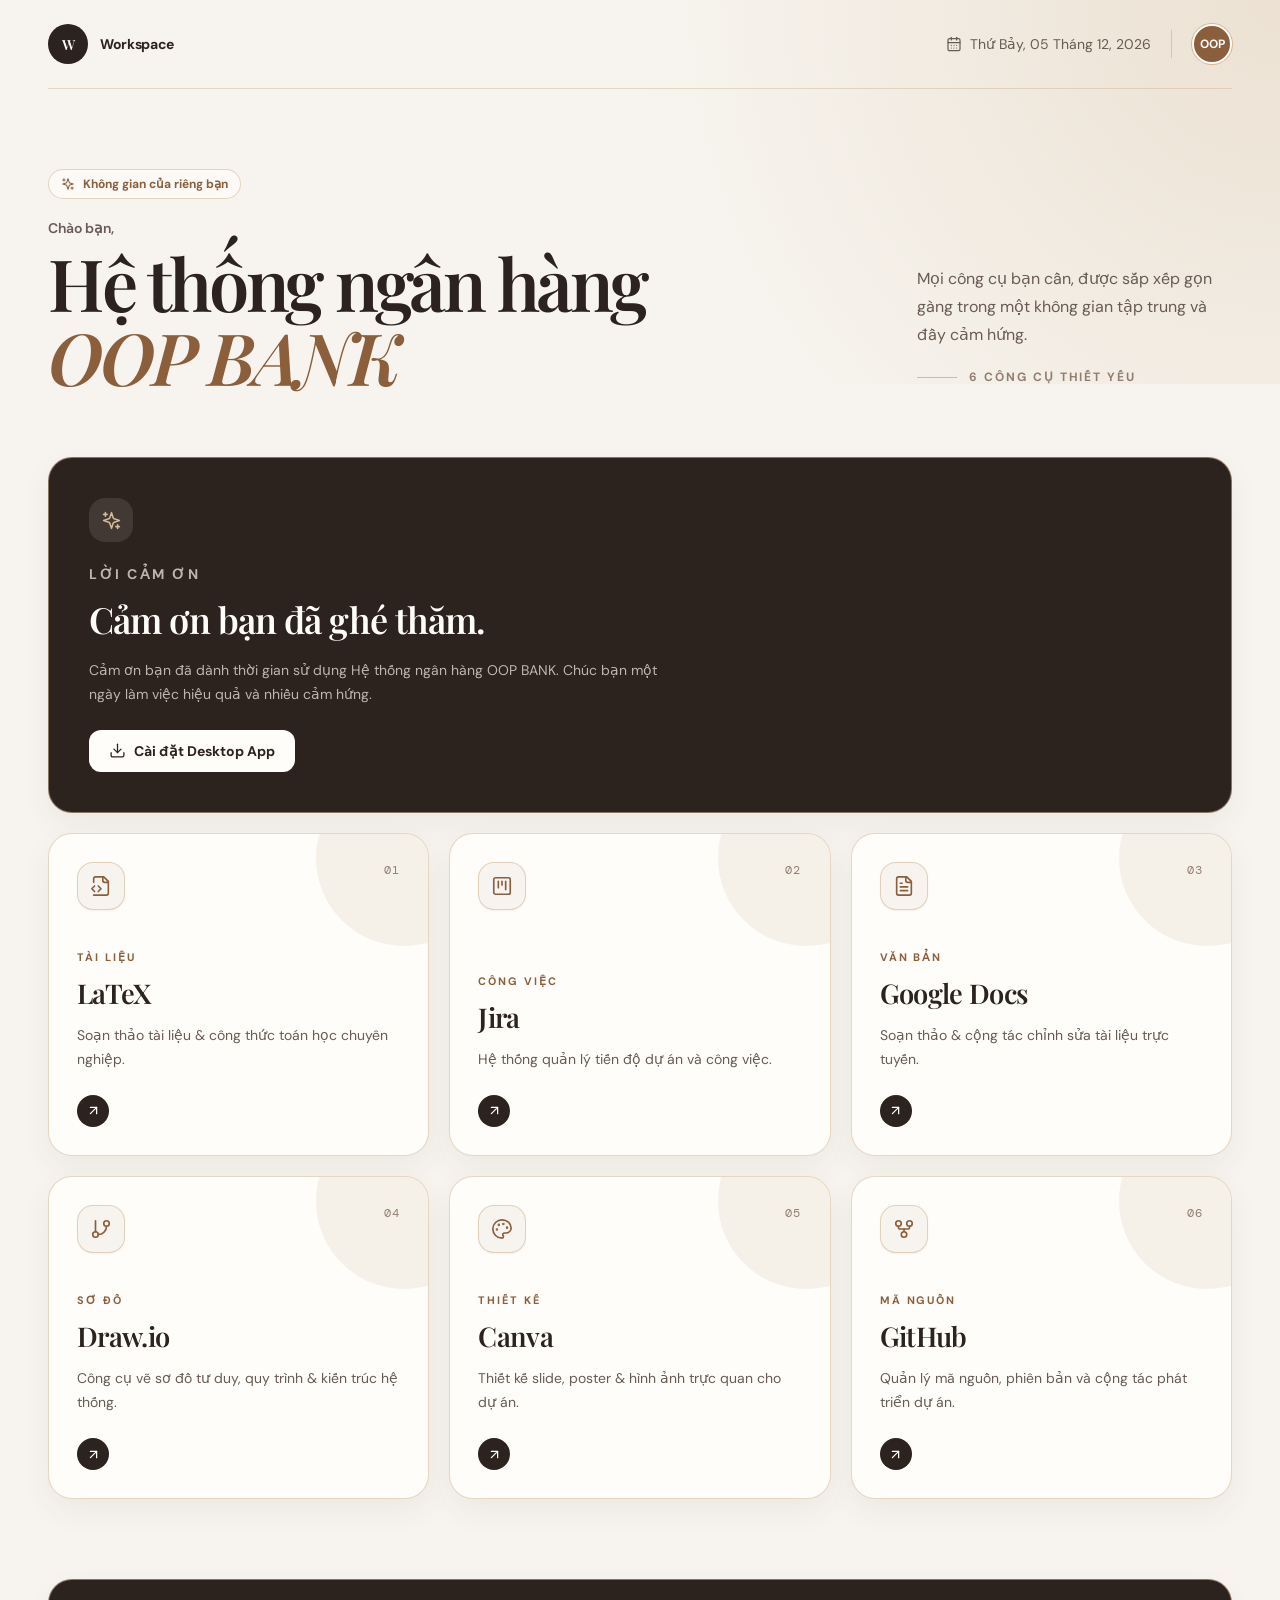
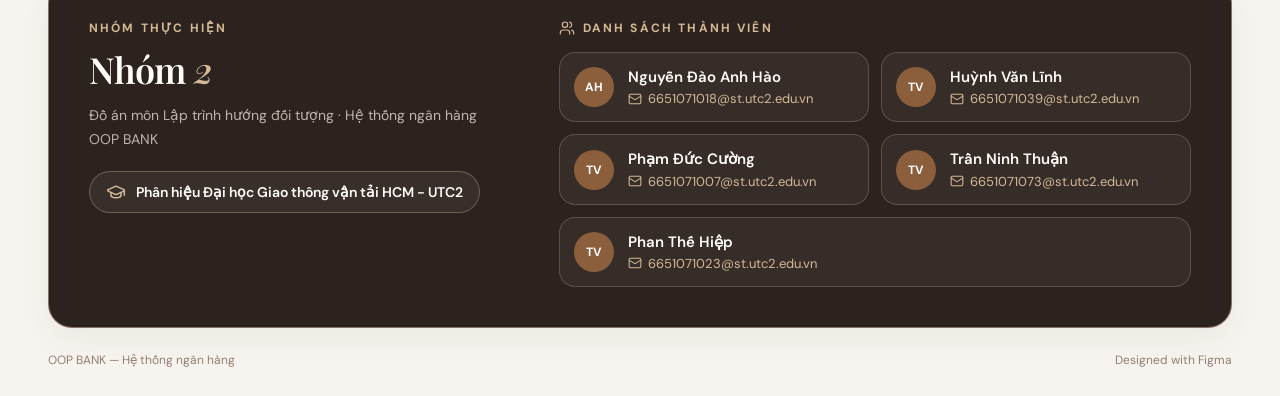
<file: docs/index.html>
<!DOCTYPE html>
<html lang="vi">
<head>
<meta charset="UTF-8">
<meta name="viewport" content="width=device-width, initial-scale=1, viewport-fit=cover">
<meta name="theme-color" content="#2c221e">
<link rel="manifest" href="manifest.json">
<link rel="icon" href="icon-192.png">
<title>OOP BANK</title>
<link rel="preconnect" href="https://fonts.googleapis.com">
<link rel="preconnect" href="https://fonts.gstatic.com" crossorigin>
<link href="https://fonts.googleapis.com/css2?family=DM+Mono:wght@400&family=DM+Sans:wght@400;500;600;700&family=Playfair+Display:ital,wght@0,600;1,600&display=swap" rel="stylesheet">
<style>
/* ============================================================
   Biến màu / font / bóng đổ
   ============================================================ */
:root {
  --cream: #f7f4ef;
  --ivory: #fffdfa;
  --sand: #efe8dc;
  --espresso: #2c221e;
  --coffee: #8b5e3c;
  --caramel: #d4b996;
  --taupe: #927e70;
  --brown-muted: #685b53;

  --font-sans: "DM Sans", sans-serif;
  --font-display: "Playfair Display", serif;
  --font-mono: "DM Mono", monospace;

  --shadow-card: 0 12px 30px rgba(73, 51, 37, 0.06);
  --shadow-card-hover: 0 20px 45px rgba(73, 51, 37, 0.12);

  /* màu có độ trong suốt */
  --caramel-45: rgba(212, 185, 150, 0.45);
  --caramel-50: rgba(212, 185, 150, 0.5);
  --caramel-55: rgba(212, 185, 150, 0.55);
  --caramel-60: rgba(212, 185, 150, 0.6);
  --caramel-70: rgba(212, 185, 150, 0.7);
  --sand-60: rgba(239, 232, 220, 0.6);
  --sand-70: rgba(239, 232, 220, 0.7);
}

/* ============================================================
   Reset & nền
   ============================================================ */
*, *::before, *::after { box-sizing: border-box; }
html { scroll-behavior: smooth; }
body {
  margin: 0;
  min-width: 320px;
  background: var(--cream);
  color: var(--espresso);
  font-family: var(--font-sans);
  text-rendering: optimizeLegibility;
  -webkit-font-smoothing: antialiased;
}
::selection { background: var(--caramel); color: var(--espresso); }
a { color: inherit; text-decoration: none; }
h1, h2, h3, p { margin: 0; }
button { font: inherit; cursor: pointer; border: 0; }
[hidden] { display: none !important; }

.i { fill: none; stroke: currentColor; stroke-width: 1.8; stroke-linecap: round; stroke-linejoin: round; flex-shrink: 0; }
.i-thin { stroke-width: 2; }
.display { font-family: var(--font-display); }

/* Vòng focus bàn phím */
a:focus-visible, button:focus-visible { outline: 2px solid var(--coffee); outline-offset: 2px; }

/* ============================================================
   TRANG CHỦ
   ============================================================ */
.home { position: relative; min-height: 100vh; overflow: hidden; background: var(--cream); }
.home-glow {
  position: absolute; inset: 0 0 auto 0; height: 24rem; pointer-events: none;
  background: radial-gradient(circle at top right, rgba(212, 185, 150, 0.32), transparent 48%);
}
.home-wrap {
  position: relative; display: flex; flex-direction: column;
  max-width: 80rem; min-height: 100vh; margin: 0 auto; padding: 0 1.25rem;
}

/* Header */
.top {
  display: flex; align-items: center; justify-content: space-between;
  padding: 1.25rem 0; border-bottom: 1px solid var(--caramel-50);
}
.brand { display: flex; align-items: center; gap: 0.75rem; border-radius: 999px; }
.brand-mark {
  display: flex; align-items: center; justify-content: center;
  width: 2.5rem; height: 2.5rem; border-radius: 50%;
  background: var(--espresso); color: var(--ivory);
  font: 600 0.875rem var(--font-display); transition: transform .2s;
}
.brand:hover .brand-mark { transform: rotate(6deg); }
.brand-name { display: none; font-size: 0.875rem; font-weight: 700; letter-spacing: -0.025em; }
.top-right { display: flex; align-items: center; gap: 0.75rem; }
.date {
  display: none; align-items: center; gap: 0.5rem;
  font-size: 0.875rem; text-transform: capitalize; color: var(--brown-muted);
}
.divider { width: 1px; height: 1.75rem; background: var(--caramel-70); }
.avatar {
  display: flex; align-items: center; justify-content: center;
  width: 2.5rem; height: 2.5rem; border-radius: 50%;
  border: 2px solid var(--ivory); background: var(--coffee); color: #fff;
  font-size: 0.75rem; font-weight: 700; box-shadow: 0 0 0 1px #D4B996;
}

/* Hero */
.home-main { flex: 1; padding: 3.5rem 0 4rem; }
.hero { display: grid; align-items: end; gap: 2.5rem; }
.pill {
  display: inline-flex; align-items: center; gap: 0.5rem; margin-bottom: 1.25rem;
  padding: 0.375rem 0.75rem; border-radius: 999px;
  border: 1px solid var(--caramel-60); background: rgba(255, 253, 250, 0.7);
  backdrop-filter: blur(8px); color: var(--coffee); font-size: 0.75rem; font-weight: 700;
}
.greet { margin-bottom: 0.5rem; font-size: 0.875rem; font-weight: 600; color: var(--brown-muted); }
.hero h1 {
  max-width: 48rem; font: 600 3rem/1.03 var(--font-display);
  letter-spacing: -0.045em; color: var(--espresso);
}
.hero h1 em { font-style: italic; color: var(--coffee); }
.hero-side { max-width: 28rem; }
.hero-side p { font-size: 1rem; line-height: 1.75rem; color: var(--brown-muted); }
.count {
  display: flex; align-items: center; gap: 0.75rem; margin-top: 1.25rem;
  font-size: 0.75rem; font-weight: 700; text-transform: uppercase;
  letter-spacing: 0.16em; color: var(--taupe);
}
.count::before { content: ""; width: 2.5rem; height: 1px; background: var(--caramel); }

/* Banner lời cảm ơn */
.banner {
  display: block; margin-top: 3rem; overflow: hidden; border-radius: 1.5rem;
  border: 1px solid var(--caramel-55); background: var(--espresso); color: var(--ivory);
  box-shadow: var(--shadow-card);
}
.banner-grid { display: grid; gap: 2rem; padding: 1.5rem; }
.banner-icon {
  display: flex; align-items: center; justify-content: center;
  width: 2.75rem; height: 2.75rem; margin-bottom: 1.25rem;
  border-radius: 1rem; background: rgba(255, 255, 255, 0.1); color: var(--caramel);
}
.kicker-light { font-size: 0.75rem; font-weight: 700; text-transform: uppercase; letter-spacing: 0.18em; color: var(--caramel); }
.banner h2 {
  max-width: 36rem; margin-top: 0.75rem;
  font: 600 1.875rem/1.2 var(--font-display); letter-spacing: -0.025em;
}
.banner p { max-width: 36rem; margin-top: 1rem; font-size: 0.875rem; line-height: 1.5rem; color: rgba(239, 232, 220, 0.75); }
/* Lưới công cụ */
.tools { display: grid; grid-template-columns: 1fr; gap: 1rem; margin-top: 1.25rem; }
.card {
  position: relative; display: flex; flex-direction: column; overflow: hidden;
  min-height: 18rem; padding: 1.5rem; border-radius: 1.5rem;
  border: 1px solid var(--caramel-55); background: var(--ivory); box-shadow: var(--shadow-card);
  transition: transform .3s, border-color .3s, box-shadow .3s;
}
.card:hover { transform: translateY(-0.25rem); border-color: rgba(139, 94, 60, 0.35); box-shadow: var(--shadow-card-hover); }
.card:focus-visible { outline: none; box-shadow: 0 0 0 4px var(--cream), 0 0 0 6px var(--coffee); }
.card-blob {
  position: absolute; top: -4rem; right: -4rem; width: 11rem; height: 11rem;
  border-radius: 50%; background: var(--sand-60); transition: transform .5s;
}
.card:hover .card-blob { transform: scale(1.25); }
.card-top { position: relative; display: flex; align-items: flex-start; justify-content: space-between; gap: 1rem; }
.card-icon {
  display: flex; align-items: center; justify-content: center;
  width: 3rem; height: 3rem; border-radius: 1rem;
  border: 1px solid var(--caramel-60); background: var(--cream); color: var(--coffee);
  box-shadow: 0 1px 2px rgba(0, 0, 0, 0.05);
}
.card-num { font: 400 0.75rem var(--font-mono); letter-spacing: 0.1em; color: var(--taupe); }
.card-body { position: relative; margin-top: auto; padding-top: 2.5rem; }
.card-label {
  display: block; margin-bottom: 0.75rem; font-size: 0.68rem; font-weight: 700;
  text-transform: uppercase; letter-spacing: 0.18em; color: var(--coffee);
}
.card h2 { font: 600 1.5rem/1.3 var(--font-display); letter-spacing: -0.025em; color: var(--espresso); }
.card p { max-width: 32rem; margin-top: 0.75rem; font-size: 0.875rem; line-height: 1.5rem; color: var(--brown-muted); }
.card-go { display: flex; align-items: center; gap: 0.5rem; margin-top: 1.5rem; font-size: 0.875rem; font-weight: 700; color: var(--espresso); }
.card-go span {
  display: flex; align-items: center; justify-content: center;
  width: 2rem; height: 2rem; border-radius: 50%;
  background: var(--espresso); color: var(--ivory); transition: transform .3s;
}
.card:hover .card-go span { transform: translate(0.25rem, -0.25rem); }

/* Footer */
.foot {
  display: flex; flex-direction: column; gap: 0.5rem; padding: 1.75rem 0;
  border-top: 1px solid var(--caramel-50); font-size: 0.75rem; color: var(--taupe);
}

/* Nút cài đặt + hộp thông báo trong banner */
.install {
  display: inline-flex; align-items: center; gap: 0.5rem; margin-top: 1.5rem;
  padding: 0.75rem 1.25rem; border-radius: 0.75rem;
  background: var(--ivory); color: var(--espresso);
  font-size: 0.875rem; font-weight: 700; transition: background-color .2s, transform .2s;
}
.install:hover { background: var(--sand); transform: translateY(-1px); }
.install:focus-visible { outline: 2px solid var(--caramel); outline-offset: 3px; }
.install-help {
  max-width: 36rem; margin-top: 1rem; padding: 0.75rem 1rem; border-radius: 0.75rem;
  background: rgba(255, 255, 255, 0.08); font-size: 0.875rem; line-height: 1.5rem;
  color: rgba(239, 232, 220, 0.85);
}
.install-help strong { color: var(--ivory); }
.install-guide { max-width: 36rem; margin-top: 1rem; font-size: 0.875rem; color: rgba(239, 232, 220, 0.85); }
.install-guide summary { display: inline-flex; align-items: center; cursor: pointer; font-weight: 700; color: var(--caramel); border-radius: 0.5rem; }
.install-guide summary:focus-visible { outline: 2px solid var(--caramel); outline-offset: 3px; }
.install-guide ol { margin: 0.75rem 0 0; padding: 0.875rem 1rem 0.875rem 2.25rem; border-radius: 0.75rem; background: rgba(255, 255, 255, 0.08); line-height: 1.5rem; }
.install-guide li + li { margin-top: 0.375rem; }
.install-guide strong { color: var(--ivory); }

/* ============================================================
   RESPONSIVE (mobile-first)
   ============================================================ */
@media (min-width: 640px) {
  .home-wrap { padding: 0 2rem; }
  .top { padding: 1.5rem 0; }
  .top-right { gap: 1.25rem; }
  .brand-name { display: block; }
  .home-main { padding-top: 5rem; }
  .hero h1 { font-size: 3.75rem; }
  .banner { margin-top: 4rem; }
  .banner-grid { padding: 2rem; }
  .banner h2 { font-size: 2.25rem; }
    .tools { grid-template-columns: repeat(2, 1fr); gap: 1.25rem; }
  .card { padding: 1.75rem; }
  .card h2 { font-size: 1.7rem; }
  .foot { flex-direction: row; align-items: center; justify-content: space-between; }

}

@media (min-width: 768px) {
  .date { display: flex; }
}

@media (min-width: 1024px) {
  .home-wrap { padding: 0 3rem; }
  .hero { grid-template-columns: 1.45fr 0.55fr; }
  .hero h1 { font-size: 4.5rem; }
  .hero-side { justify-self: end; padding-bottom: 0.5rem; }
  .banner-grid { padding: 2.5rem; }
  .tools { grid-template-columns: repeat(3, 1fr); }

}

@media (prefers-reduced-motion: reduce) {
  html { scroll-behavior: auto; }
  * { transition: none !important; }
}

/* ===== Footer: nhóm / trường / thành viên ===== */
@media (min-width: 640px) { .member-list .member:last-child:nth-child(odd) { grid-column: 1 / -1; } }
.team { margin-top: 1rem; padding-bottom: env(safe-area-inset-bottom, 0px); }
.team-card {
  display: grid; gap: 2rem; padding: 1.5rem; border-radius: 1.5rem;
  border: 1px solid var(--caramel-55); background: var(--espresso); color: var(--ivory);
  box-shadow: var(--shadow-card);
}
.team-info h2 { margin-top: 0.75rem; font: 600 1.75rem/1.2 var(--font-display); letter-spacing: -0.025em; }
.team-info h2 em { font-style: italic; color: var(--caramel); }
.team-sub { margin-top: 0.75rem; max-width: 26rem; font-size: 0.875rem; line-height: 1.5rem; color: rgba(239, 232, 220, 0.75); }
.team-school {
  display: inline-flex; align-items: center; gap: 0.625rem; margin-top: 1.25rem;
  padding: 0.625rem 1rem; border-radius: 999px;
  border: 1px solid rgba(212, 185, 150, 0.35); background: rgba(255, 255, 255, 0.06);
  font-size: 0.875rem; font-weight: 600; color: var(--ivory);
}
.team-school .i { color: var(--caramel); }
.team-list-title {
  display: flex; align-items: center; gap: 0.5rem; margin-bottom: 1rem;
  font-size: 0.75rem; font-weight: 700; text-transform: uppercase; letter-spacing: 0.18em; color: var(--caramel);
}
.member-list { display: grid; gap: 0.75rem; margin: 0; padding: 0; list-style: none; }
.member {
  display: flex; align-items: center; gap: 0.875rem; min-width: 0; padding: 0.875rem;
  border-radius: 1rem; border: 1px solid rgba(212, 185, 150, 0.25); background: rgba(255, 255, 255, 0.05);
}
.member-avatar {
  display: flex; align-items: center; justify-content: center; flex-shrink: 0;
  width: 2.5rem; height: 2.5rem; border-radius: 50%;
  background: var(--coffee); color: #fff; font-size: 0.75rem; font-weight: 700;
}
.member-text { display: flex; flex-direction: column; gap: 0.2rem; min-width: 0; }
.member-name { font-size: 0.9375rem; font-weight: 600; color: var(--ivory); }
.member-mail {
  display: inline-flex; align-items: center; gap: 0.375rem; min-width: 0;
  font-size: 0.8125rem; color: var(--caramel); transition: color .2s;
}
.member-mail span { overflow: hidden; text-overflow: ellipsis; white-space: nowrap; }
.member-mail:hover { color: var(--ivory); text-decoration: underline; }
.team-bottom {
  display: flex; flex-direction: column; gap: 0.5rem; padding: 1.5rem 0 1.75rem;
  font-size: 0.75rem; color: var(--taupe);
}
@media (min-width: 640px) {
  .team-card { padding: 2rem; }
  .member-list { grid-template-columns: repeat(2, minmax(0, 1fr)); }
  .team-bottom { flex-direction: row; align-items: center; justify-content: space-between; }
}
@media (min-width: 1024px) {
  .team-card { grid-template-columns: 0.8fr 1.2fr; gap: 3rem; padding: 2.5rem; }
  .team-info h2 { font-size: 2.25rem; }
}
</style>
</head>
<body>

<!-- Bộ biểu tượng (lucide) dùng chung -->
<svg width="0" height="0" style="position:absolute" aria-hidden="true">
  <symbol id="i-arrow-up-right" viewBox="0 0 24 24"><path d="M7 7h10v10"/><path d="M7 17 17 7"/></symbol>
  <symbol id="i-arrow-left" viewBox="0 0 24 24"><path d="m12 19-7-7 7-7"/><path d="M19 12H5"/></symbol>
  <symbol id="i-at-sign" viewBox="0 0 24 24"><circle cx="12" cy="12" r="4"/><path d="M16 8v5a3 3 0 0 0 6 0v-1a10 10 0 1 0-4 8"/></symbol>
  <symbol id="i-book" viewBox="0 0 24 24"><path d="M12 7v14"/><path d="M16 12h2"/><path d="M16 8h2"/><path d="M3 18a1 1 0 0 1-1-1V4a1 1 0 0 1 1-1h5a4 4 0 0 1 4 4 4 4 0 0 1 4-4h5a1 1 0 0 1 1 1v13a1 1 0 0 1-1 1h-6a3 3 0 0 0-3 3 3 3 0 0 0-3-3z"/><path d="M6 12h2"/><path d="M6 8h2"/></symbol>
  <symbol id="i-folder" viewBox="0 0 24 24"><path d="M20 20a2 2 0 0 0 2-2V8a2 2 0 0 0-2-2h-7.9a2 2 0 0 1-1.69-.9L9.6 3.9A2 2 0 0 0 7.93 3H4a2 2 0 0 0-2 2v13a2 2 0 0 0 2 2Z"/></symbol>
  <symbol id="i-palette" viewBox="0 0 24 24"><circle cx="13.5" cy="6.5" r=".5" fill="currentColor"/><circle cx="17.5" cy="10.5" r=".5" fill="currentColor"/><circle cx="8.5" cy="7.5" r=".5" fill="currentColor"/><circle cx="6.5" cy="12.5" r=".5" fill="currentColor"/><path d="M12 2C6.5 2 2 6.5 2 12s4.5 10 10 10c.926 0 1.648-.746 1.648-1.688 0-.437-.18-.835-.437-1.125-.29-.289-.438-.652-.438-1.125a1.64 1.64 0 0 1 1.668-1.668h1.996c3.051 0 5.555-2.503 5.555-5.554C21.965 6.012 17.461 2 12 2z"/></symbol>
  <symbol id="i-mail" viewBox="0 0 24 24"><rect width="20" height="16" x="2" y="4" rx="2"/><path d="m22 7-8.97 5.7a1.94 1.94 0 0 1-2.06 0L2 7"/></symbol>
  <symbol id="i-school" viewBox="0 0 24 24"><path d="M21.42 10.922a1 1 0 0 0-.019-1.838L12.83 5.18a2 2 0 0 0-1.66 0L2.6 9.08a1 1 0 0 0 0 1.832l8.57 3.908a2 2 0 0 0 1.66 0z"/><path d="M22 10v6"/><path d="M6 12.5V16a6 3 0 0 0 12 0v-3.5"/></symbol>
  <symbol id="i-users" viewBox="0 0 24 24"><path d="M16 21v-2a4 4 0 0 0-4-4H6a4 4 0 0 0-4 4v2"/><circle cx="9" cy="7" r="4"/><path d="M22 21v-2a4 4 0 0 0-3-3.87"/><path d="M16 3.13a4 4 0 0 1 0 7.75"/></symbol>
  <symbol id="i-calendar" viewBox="0 0 24 24"><path d="M8 2v4"/><path d="M16 2v4"/><rect width="18" height="18" x="3" y="4" rx="2"/><path d="M3 10h18"/><path d="M8 14h.01"/><path d="M12 14h.01"/><path d="M16 14h.01"/><path d="M8 18h.01"/><path d="M12 18h.01"/><path d="M16 18h.01"/></symbol>
  <symbol id="i-check" viewBox="0 0 24 24"><circle cx="12" cy="12" r="10"/><path d="m9 12 2 2 4-4"/></symbol>
  <symbol id="i-clock" viewBox="0 0 24 24"><circle cx="12" cy="12" r="10"/><path d="M12 6v6h4"/></symbol>
  <symbol id="i-download" viewBox="0 0 24 24"><path d="M21 15v4a2 2 0 0 1-2 2H5a2 2 0 0 1-2-2v-4"/><polyline points="7 10 12 15 17 10"/><line x1="12" x2="12" y1="15" y2="3"/></symbol>
  <symbol id="i-file-code" viewBox="0 0 24 24"><path d="M4 22h14a2 2 0 0 0 2-2V7l-5-5H6a2 2 0 0 0-2 2v4"/><path d="M14 2v4a2 2 0 0 0 2 2h4"/><path d="m5 12-3 3 3 3"/><path d="m9 18 3-3-3-3"/></symbol>
  <symbol id="i-file-text" viewBox="0 0 24 24"><path d="M15 2H6a2 2 0 0 0-2 2v16a2 2 0 0 0 2 2h12a2 2 0 0 0 2-2V7Z"/><path d="M14 2v4a2 2 0 0 0 2 2h4"/><path d="M10 9H8"/><path d="M16 13H8"/><path d="M16 17H8"/></symbol>
  <symbol id="i-git-branch" viewBox="0 0 24 24"><line x1="6" x2="6" y1="3" y2="15"/><circle cx="18" cy="6" r="3"/><circle cx="6" cy="18" r="3"/><path d="M18 9a9 9 0 0 1-9 9"/></symbol>
  <symbol id="i-git-fork" viewBox="0 0 24 24"><circle cx="12" cy="18" r="3"/><circle cx="6" cy="6" r="3"/><circle cx="18" cy="6" r="3"/><path d="M18 9v2c0 .6-.4 1-1 1H7c-.6 0-1-.4-1-1V9"/><path d="M12 12v3"/></symbol>
  <symbol id="i-kanban" viewBox="0 0 24 24"><rect width="18" height="18" x="3" y="3" rx="2"/><path d="M8 7v7"/><path d="M12 7v4"/><path d="M16 7v9"/></symbol>
  <symbol id="i-layers" viewBox="0 0 24 24"><path d="m12.83 2.18a2 2 0 0 0-1.66 0L2.6 6.08a1 1 0 0 0 0 1.83l8.58 3.91a2 2 0 0 0 1.66 0l8.58-3.9a1 1 0 0 0 0-1.83Z"/><path d="m22 17.65-9.17 4.16a2 2 0 0 1-1.66 0L2 17.65"/><path d="m22 12.65-9.17 4.16a2 2 0 0 1-1.66 0L2 12.65"/></symbol>
  <symbol id="i-sparkles" viewBox="0 0 24 24"><path d="m12 3-1.912 5.813a2 2 0 0 1-1.275 1.275L3 12l5.813 1.912a2 2 0 0 1 1.275 1.275L12 21l1.912-5.813a2 2 0 0 1 1.275-1.275L21 12l-5.813-1.912a2 2 0 0 1-1.275-1.275L12 3Z"/><path d="M5 3v4"/><path d="M19 17v4"/><path d="M3 5h4"/><path d="M17 19h4"/></symbol>
</svg>

<!-- ============================ TRANG CHỦ ============================ -->
<div class="home" id="view-home">
  <div class="home-glow" aria-hidden="true"></div>
  <div class="home-wrap">

    <header class="top">
      <a class="brand" href="#main-content" aria-label="Về đầu trang">
        <span class="brand-mark">W</span>
        <span class="brand-name">Workspace</span>
      </a>
      <div class="top-right">
        <div class="date">
          <svg class="i" width="16" height="16" aria-hidden="true"><use href="#i-calendar"/></svg>
          <time data-date></time>
        </div>
        <div class="divider" aria-hidden="true"></div>
        <div class="avatar" aria-label="Hồ sơ cá nhân">OOP</div>
      </div>
    </header>

    <main class="home-main" id="main-content">
      <section class="hero">
        <div>
          <div class="pill">
            <svg class="i" width="14" height="14" aria-hidden="true"><use href="#i-sparkles"/></svg>
            Không gian của riêng bạn
          </div>
          <p class="greet">Chào bạn,</p>
          <h1>Hệ thống ngân hàng</h1> 
          <h1><em>OOP BANK</em></h1>
        </div>
        <div class="hero-side">
          <p>Mọi công cụ bạn cần, được sắp xếp gọn gàng trong một không gian tập trung và đầy cảm hứng.</p>
          <div class="count">6 công cụ thiết yếu</div>
        </div>
      </section>

      <section class="banner" aria-labelledby="thanks-title">
        <div class="banner-grid">
          <div>
            <div class="banner-icon">
              <svg class="i" width="21" height="21" aria-hidden="true"><use href="#i-sparkles"/></svg>
            </div>
            <p class="kicker-light">Lời cảm ơn</p>
            <h2 id="thanks-title">Cảm ơn bạn đã ghé thăm.</h2>
            <p>Cảm ơn bạn đã dành thời gian sử dụng Hệ thống ngân hàng OOP BANK. Chúc bạn một ngày làm việc hiệu quả và nhiều cảm hứng.</p>
            <button class="install" type="button" id="install-btn">
              <svg class="i" width="17" height="17" aria-hidden="true"><use href="#i-download"/></svg>
              Cài đặt Desktop App
            </button>        
            </details>
          </div>
        </div>
      </section>

      <section class="tools" aria-label="Công cụ truy cập nhanh">
        <a class="card" href="https://www.overleaf.com/read/myvkdgyjyjrk#f0bff0" target="_blank" rel="noreferrer" aria-label="Truy cập LaTeX">
          <div class="card-blob" aria-hidden="true"></div>
          <div class="card-top">
            <div class="card-icon"><svg class="i" width="22" height="22" aria-hidden="true"><use href="#i-file-code"/></svg></div>
            <span class="card-num">01</span>
          </div>
          <div class="card-body">
            <span class="card-label">Tài liệu</span>
            <h2>LaTeX</h2>
            <p>Soạn thảo tài liệu &amp; công thức toán học chuyên nghiệp.</p>
            <div class="card-go"><span><svg class="i i-thin" width="15" height="15" aria-hidden="true"><use href="#i-arrow-up-right"/></svg></span></div>
          </div>
        </a>

        <a class="card" href="https://oop0000.atlassian.net/jira/software/projects/KAN/boards/1?filter=&groupBy=none&atlOrigin=eyJpIjoiMjkxY2RmNjdhMTllNGYwNTgzZmRiNTI4NTE5ZDIxMGUiLCJwIjoiaiJ9" target="_blank" rel="noreferrer" aria-label="Truy cập Jira">
          <div class="card-blob" aria-hidden="true"></div>
          <div class="card-top">
            <div class="card-icon"><svg class="i" width="22" height="22" aria-hidden="true"><use href="#i-kanban"/></svg></div>
            <span class="card-num">02</span>
          </div>
          <div class="card-body">
            <span class="card-label">Công việc</span>
            <h2>Jira</h2>
            <p>Hệ thống quản lý tiến độ dự án và công việc.</p>
            <div class="card-go"><span><svg class="i i-thin" width="15" height="15" aria-hidden="true"><use href="#i-arrow-up-right"/></svg></span></div>
          </div>
        </a>

        <a class="card" href="https://docs.google.com/document/d/1dsB9Fln46XCapZrXxNHGBK4uMigSEyuJDEnUh-GO5aA/edit?usp=sharing" target="_blank" rel="noreferrer" aria-label="Truy cập Google Docs">
          <div class="card-blob" aria-hidden="true"></div>
          <div class="card-top">
            <div class="card-icon"><svg class="i" width="22" height="22" aria-hidden="true"><use href="#i-file-text"/></svg></div>
            <span class="card-num">03</span>
          </div>
          <div class="card-body">
            <span class="card-label">Văn bản</span>
            <h2>Google Docs</h2>
            <p>Soạn thảo &amp; cộng tác chỉnh sửa tài liệu trực tuyến.</p>
            <div class="card-go"><span><svg class="i i-thin" width="15" height="15" aria-hidden="true"><use href="#i-arrow-up-right"/></svg></span></div>
          </div>
        </a>

        <a class="card" href="https://app.diagrams.net/#G19spE7ShPRn66avCzXTgJ5nuf-4_BZD7K#%7B%22pageId%22%3A%22Ua6BmohU2MjlQ1Si-Ahx%22%7D" target="_blank" rel="noreferrer" aria-label="Truy cập Draw.io">
          <div class="card-blob" aria-hidden="true"></div>
          <div class="card-top">
            <div class="card-icon"><svg class="i" width="22" height="22" aria-hidden="true"><use href="#i-git-branch"/></svg></div>
            <span class="card-num">04</span>
          </div>
          <div class="card-body">
            <span class="card-label">Sơ đồ</span>
            <h2>Draw.io</h2>
            <p>Công cụ vẽ sơ đồ tư duy, quy trình &amp; kiến trúc hệ thống.</p>
            <div class="card-go"><span><svg class="i i-thin" width="15" height="15" aria-hidden="true"><use href="#i-arrow-up-right"/></svg></span></div>
          </div>
        </a>

        <a class="card" href="https://canva.link/0s6zm4x73cg7x14" target="_blank" rel="noreferrer" aria-label="Truy cập Canva">
          <div class="card-blob" aria-hidden="true"></div>
          <div class="card-top">
            <div class="card-icon"><svg class="i" width="22" height="22" aria-hidden="true"><use href="#i-palette"/></svg></div>
            <span class="card-num">05</span>
          </div>
          <div class="card-body">
            <span class="card-label">Thiết kế</span>
            <h2>Canva</h2>
            <p>Thiết kế slide, poster &amp; hình ảnh trực quan cho dự án.</p>
            <div class="card-go"><span><svg class="i i-thin" width="15" height="15" aria-hidden="true"><use href="#i-arrow-up-right"/></svg></span></div>
          </div>
        </a>

        <a class="card" href="https://github.com/anhhao03102007/BTL_OOP.git" target="_blank" rel="noreferrer" aria-label="Truy cập GitHub">
          <div class="card-blob" aria-hidden="true"></div>
          <div class="card-top">
            <div class="card-icon"><svg class="i" width="22" height="22" aria-hidden="true"><use href="#i-git-fork"/></svg></div>
            <span class="card-num">06</span>
          </div>
          <div class="card-body">
            <span class="card-label">Mã nguồn</span>
            <h2>GitHub</h2>
            <p>Quản lý mã nguồn, phiên bản và cộng tác phát triển dự án.</p>
            <div class="card-go"><span><svg class="i i-thin" width="15" height="15" aria-hidden="true"><use href="#i-arrow-up-right"/></svg></span></div>
          </div>
        </a>
      </section>
    </main>

    <footer class="team" aria-labelledby="team-title">
      <div class="team-card">
        <div class="team-info">
          <p class="kicker-light">Nhóm thực hiện</p>
          <h2 id="team-title">Nhóm <em>2</em></h2>
          <p class="team-sub">Đồ án môn Lập trình hướng đối tượng · Hệ thống ngân hàng OOP BANK</p>
          <div class="team-school">
            <svg class="i" width="20" height="20" aria-hidden="true"><use href="#i-school"/></svg>
            <span>Phân hiệu Đại học Giao thông vận tải HCM - UTC2</span>
          </div>
        </div>
        <div class="team-members">
          <p class="team-list-title"><svg class="i" width="16" height="16" aria-hidden="true"><use href="#i-users"/></svg> Danh sách thành viên</p>
          <ul class="member-list">
          <li class="member">
            <span class="member-avatar" aria-hidden="true">AH</span>
            <div class="member-text">
              <span class="member-name">Nguyễn Đào Anh Hào</span>
              <p class="member-mail"><svg class="i" width="14" height="14" aria-hidden="true"><use href="#i-mail"/></svg><span>6651071018@st.utc2.edu.vn</span></p>
            </div>
          </li>
          <li class="member">
            <span class="member-avatar" aria-hidden="true">TV</span>
            <div class="member-text">
              <span class="member-name">Huỳnh Văn Lĩnh</span>
              <p class="member-mail" ><svg class="i" width="14" height="14" aria-hidden="true"><use href="#i-mail"/></svg><span>6651071039@st.utc2.edu.vn</span></p>
            </div>
          </li>
          <li class="member">
            <span class="member-avatar" aria-hidden="true">TV</span>
            <div class="member-text">
              <span class="member-name">Phạm Đức Cường</span>
              <p class="member-mail" ><svg class="i" width="14" height="14" aria-hidden="true"><use href="#i-mail"/></svg><span>6651071007@st.utc2.edu.vn</span></p>
            </div>
          </li>
          <li class="member">
            <span class="member-avatar" aria-hidden="true">TV</span>
            <div class="member-text">
              <span class="member-name">Trần Ninh Thuận</span>
              <p class="member-mail" ><svg class="i" width="14" height="14" aria-hidden="true"><use href="#i-mail"/></svg><span>6651071073@st.utc2.edu.vn</span></p>
            </div>
          </li>
            <li class="member">
            <span class="member-avatar" aria-hidden="true">TV</span>
            <div class="member-text">
              <span class="member-name">Phan Thế Hiệp</span>
              <p class="member-mail" ><svg class="i" width="14" height="14" aria-hidden="true"><use href="#i-mail"/></svg><span>6651071023@st.utc2.edu.vn</span></p>
            </div>
          </li>
          </ul>
        </div>
      </div>
      <div class="team-bottom">
        <p>OOP BANK &mdash; Hệ thống ngân hàng</p>
        <p>Designed with Figma</p>
      </div>
    </footer>
  </div>
</div>

<script>
(function () {
  // Ngày hiển thị (tiếng Việt)
  var today = new Date();
  var dateText = new Intl.DateTimeFormat('vi-VN', {
    weekday: 'long', day: '2-digit', month: 'long', year: 'numeric'
  }).format(today);
  document.querySelectorAll('[data-date]').forEach(function (el) {
    el.textContent = dateText;
    if (el.tagName === 'TIME') el.setAttribute('datetime', today.toISOString());
  });

  // Mở một đường dẫn trong tab mới (nếu bị chặn popup thì mở ngay trong tab này)
  function openLink(url) {
    var win = window.open(url, '_blank');
    if (win) win.opener = null;
    else window.location.href = url;
  }

  // Bấm vào ô công cụ -> mở đường liên kết
  document.querySelectorAll('.card[href]').forEach(function (card) {
    card.addEventListener('click', function (e) {
      // Giữ hành vi mặc định khi bấm giữa / Ctrl / Cmd / Shift / Alt
      if (e.defaultPrevented || e.button !== 0 || e.ctrlKey || e.metaKey || e.shiftKey || e.altKey) return;
      e.preventDefault();
      openLink(card.href);
    });
  });

  // Cài đặt như ứng dụng desktop bằng Chrome (PWA)
  var deferredPrompt = null;
  var help = document.getElementById('install-help');
  var btn = document.getElementById('install-btn');
  function show(msg) { help.innerHTML = msg; help.hidden = false; }

  window.addEventListener('beforeinstallprompt', function (e) {
    e.preventDefault();
    deferredPrompt = e;
  });
  window.addEventListener('appinstalled', function () {
    deferredPrompt = null;
    show('Đã cài đặt thành công! Bạn có thể mở ứng dụng từ màn hình Desktop hoặc menu Start.');
  });

  btn.addEventListener('click', function () {
    if (deferredPrompt) {
      deferredPrompt.prompt();
      deferredPrompt.userChoice.then(function (choice) {
        deferredPrompt = null;
        if (choice.outcome === 'accepted') help.hidden = true;
        else show('Bạn đã huỷ cài đặt. Bấm lại nút để thử lần nữa.');
      });
      return;
    }
    show('Chưa thể cài đặt tự động. Hãy mở trang bằng <strong>Google Chrome</strong>, bấm menu <strong>⋮</strong> → <strong>Truyền, lưu và chia sẻ</strong> → <strong>Cài đặt trang dưới dạng ứng dụng</strong>.');
  });

  // Đăng ký service worker (chỉ khi chạy từ web https hoặc localhost)
  if ('serviceWorker' in navigator && location.protocol.indexOf('http') === 0) {
    navigator.serviceWorker.register('sw.js').catch(function () {});
  }
})();
</script>
</body>
</html>
</file>
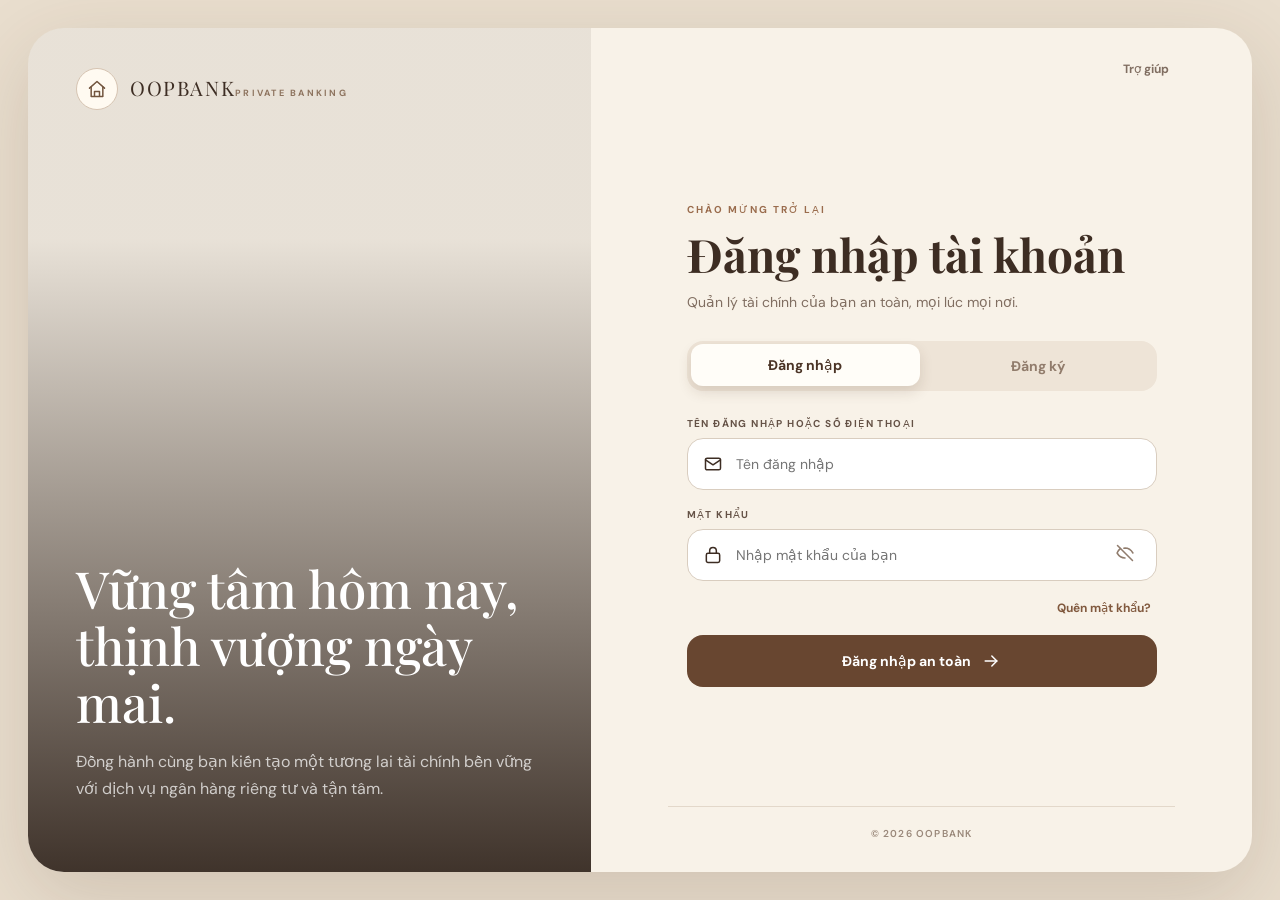
<file: docs/app/index.html>
<!doctype html>
<html lang="vi">
  <head>
    <meta charset="UTF-8" />
    <meta name="viewport" content="width=device-width, initial-scale=1.0" />
    <meta name="description" content="Đăng nhập OOPBank để quản lý tài chính và sử dụng dịch vụ ngân hàng số." />
    <link rel="icon" href="/favicon.svg" />
    <link rel="preconnect" href="https://fonts.googleapis.com" />
    <link rel="preconnect" href="https://fonts.gstatic.com" crossorigin />
    <link
      href="https://fonts.googleapis.com/css2?family=DM+Sans:wght@400;500;600;700&family=Playfair+Display:wght@500;600&display=swap"
      rel="stylesheet"
    />
    <link rel="stylesheet" href="style.css" />
    <link rel="stylesheet" href="loader.css" >
    <title>Đăng nhập | OOPBank</title>
  </head>
  <body>
    <div id="app-loader" role="status" aria-live="polite" aria-busy="true">
  <div class="ld-box">
    <div class="ld-mark">
      <div class="ld-logo">
        <svg viewBox="0 0 24 24" fill="none" stroke="#d4b996" stroke-width="1.8" stroke-linecap="round" stroke-linejoin="round" aria-hidden="true">
          <path d="m3 9 9-6 9 6"/><path d="M5 9v10"/><path d="M10 9v10"/><path d="M14 9v10"/><path d="M19 9v10"/><path d="M3 21h18"/>
        </svg>
      </div>
    </div>
    <h1 class="ld-title">OOP <em>BANK</em></h1>
    <p class="ld-status">Đang khởi động hệ thống…</p>
    <div class="ld-bar"><span></span></div>
  </div>
  <script>
    (function () {
  var el = document.getElementById('app-loader');
  if (!el) return;
  var bar = el.querySelector('.ld-bar span');
  var status = el.querySelector('.ld-status');
  var steps = [
    [15, 'Khởi động hệ thống…'],
    [45, 'Kết nối dữ liệu…'],
    [75, 'Tải giao diện…']
  ];
  var i = 0, done = false, start = Date.now(), MIN_SHOW = 1000; // hiện tối thiểu 0,8 giây để không nháy

  function set(p, t) {
    bar.style.width = p + '%';
    if (t) status.textContent = t;
  }
  function next() {
    if (done || i >= steps.length) return;
    set(steps[i][0], steps[i][1]);
    i++;
    setTimeout(next, 700);
  }
  next();

  // Gọi hàm này khi app đã sẵn sàng
  window.hideAppLoader = function () {
    if (done) return;
    done = true;
    var wait = Math.max(0, MIN_SHOW - (Date.now() - start));
    setTimeout(function () {
      set(100, 'Sẵn sàng');
      setTimeout(function () {
        el.classList.add('is-hidden');
        el.setAttribute('aria-busy', 'false');
        setTimeout(function () { el.remove(); }, 600);
      }, 350);
    }, wait);
  };

  // Mặc định: ẩn khi trang tải xong.
  // Nếu muốn đợi QWebChannel kết nối xong, đặt window.APP_LOADER_MANUAL = true
  // trước khi nạp file này, rồi gọi hideAppLoader() trong callback của QWebChannel.
  window.addEventListener('load', function () {
    if (!window.APP_LOADER_MANUAL) window.hideAppLoader();
  });

  // Phòng khi có lỗi: tự ẩn sau 15 giây để không kẹt màn hình loading
  setTimeout(window.hideAppLoader, 15000);
})();
  </script>
</div>
    <div id="app"></div>
    <script src="qwebchannel.js"></script>
    <script>
      globalThis.__OOPBANK_BRIDGES_READY__ = new Promise((resolve) => {
        if (typeof QWebChannel === "undefined" || !globalThis.qt?.webChannelTransport) {
          resolve();
          return;
        }
        new QWebChannel(globalThis.qt.webChannelTransport, (channel) => {
          globalThis.authBridge = channel.objects.authBridge ?? null;
          globalThis.accountBridge = channel.objects.accountBridge ?? null;
          globalThis.auditBridge = channel.objects.auditBridge ?? null;
          globalThis.billBridge = channel.objects.billBridge ?? null;
          globalThis.loanBridge = channel.objects.loanBridge ?? null;
          globalThis.pageBridge = channel.objects.pageBridge ?? null;
          globalThis.savingsBridge = channel.objects.savingsBridge ?? null;
          globalThis.staffBridge = channel.objects.staffBridge ?? null;
          globalThis.transactionBridge = channel.objects.transactionBridge ?? null;
          globalThis.userBridge = channel.objects.userBridge ?? null;
          globalThis.notificationBridge = channel.objects.notificationBridge ?? null;
          resolve();
        });
      });
    </script>
    <script type="module" src="app.js"></script>
  </body>
</html>
</file>
<file: docs/app/style.css>
:root {
  --ink: #3d2d23;
  --muted: #806e61;
  --paper: #fffaf2;
  --cream: #f3ecdf;
  --line: #e2d6c7;
  --brand: #684630;
  --brand-dark: #4f3728;
  --soft: #eee3d6;
  --green: #52704b;
  font-family: "DM Sans", sans-serif;
  color: var(--ink);
  background: var(--cream);
  font-synthesis: none;
}

* { box-sizing: border-box; }
body { margin: 0; min-width: 320px; min-height: 100vh; }
button, input, select { font: inherit; }
button { cursor: pointer; }
.display { font-family: "Playfair Display", serif; }
.hidden { display: none !important; }
.icon { width: 20px; height: 20px; fill: none; stroke: currentColor; stroke-width: 1.8; stroke-linecap: round; stroke-linejoin: round; }
.brand { display: flex; align-items: center; gap: 12px; }
.brand-mark { display: grid; place-items: center; width: 42px; height: 42px; border: 1px solid #d6c4b2; border-radius: 50%; background: #fffaf1; color: #71543d; }
.brand-name { font-family: "Playfair Display", serif; font-size: 20px; letter-spacing: .08em; line-height: 1; }
.brand-sub { margin-top: 5px; color: #8d735e; font-size: 9px; font-weight: 700; letter-spacing: .25em; text-transform: uppercase; }

/* Authentication */
.auth-shell { min-height: 100vh; padding: 28px; background: #e9dece; }
.auth-card { display: grid; grid-template-columns: .92fr 1.08fr; min-height: calc(100vh - 56px); max-width: 1440px; margin: auto; overflow: hidden; border-radius: 36px; background: #f8f2e8; box-shadow: 0 24px 80px rgba(73,49,32,.16); }
.auth-visual { position: relative; overflow: hidden; background: url("https://images.unsplash.com/photo-1758448093806-88b2089068ab?crop=entropy&cs=tinysrgb&fit=crop&fm=jpg&q=85&w=1600") center/cover; }
.auth-visual::after { content: ""; position: absolute; inset: 0; background: linear-gradient(180deg,rgba(45,30,20,.08) 25%,rgba(38,25,17,.88)); }
.visual-top, .visual-copy { position: absolute; z-index: 1; left: 48px; right: 48px; }
.visual-top { top: 40px; }
.visual-copy { bottom: 54px; color: white; }
.visual-copy h2 { margin: 0; font-size: clamp(38px,4vw,56px); font-weight: 500; line-height: 1.12; }
.visual-copy p { max-width: 480px; color: rgba(255,255,255,.72); line-height: 1.7; }
.auth-panel { display: flex; flex-direction: column; padding: 32px clamp(30px,6vw,88px); }
.auth-help { align-self: flex-end; border: 0; background: transparent; color: var(--muted); font-size: 12px; font-weight: 700; }
.auth-form-wrap { width: 100%; max-width: 470px; margin: auto; padding: 36px 0; }
.eyebrow { color: #9a6c4d; font-size: 10px; font-weight: 700; letter-spacing: .2em; text-transform: uppercase; }
.auth-form-wrap h1 { margin: 10px 0; font-size: clamp(36px,4vw,46px); line-height: 1.15; }
.subcopy { margin: 0 0 28px; color: var(--muted); font-size: 14px; line-height: 1.6; }
.forgot-form-wrap { max-width: 520px; }
.auth-back-button { display: flex; align-items: center; gap: 7px; width: fit-content; min-height: 36px; margin: 0 0 24px; padding: 8px 11px; border: 1px solid #d9c6b3; border-radius: 10px; background: #fffaf2; color: #81593e; font-size: 12px; font-weight: 700; transition: background .18s, border-color .18s, transform .18s, box-shadow .18s; }
.auth-back-button:hover, .auth-back-button:focus-visible { border-color: #a98263; background: #f2e7d9; box-shadow: 0 4px 10px rgba(78,49,31,.12); outline: none; }
.auth-back-button .icon { width: 16px; height: 16px; }
.auth-security-note { margin: -4px 0 0; color: var(--muted); font-size: 12px; line-height: 1.5; }
.tabs { display: grid; grid-template-columns: 1fr 1fr; gap: 4px; margin-bottom: 26px; padding: 4px; border-radius: 16px; background: #eee4d7; }
.tab { padding: 12px; border: 0; border-radius: 12px; background: transparent; color: #917c6c; font-size: 14px; font-weight: 700; }
.tab.active { background: #fffdf8; color: #4a3325; box-shadow: 0 2px 8px rgba(80,50,30,.07); }
.form-stack { display: grid; gap: 18px; }
.field label, .field-label { display: block; margin-bottom: 8px; color: #655246; font-size: 10px; font-weight: 700; letter-spacing: .14em; text-transform: uppercase; }
.input-wrap { display: flex; align-items: center; gap: 11px; height: 52px; padding: 0 15px; border: 1px solid #d9cdbf; border-radius: 16px; background: white; transition: .2s; }
.input-wrap:focus-within { border-color: #8a6043; box-shadow: 0 0 0 3px rgba(138,96,67,.09); }
.input-wrap input, .input-wrap select { flex: 1; min-width: 0; border: 0; outline: 0; background: transparent; color: var(--ink); font-size: 14px; }
.input-wrap.invalid { border-color: #b75050; box-shadow: 0 0 0 2px rgba(183, 80, 80, .12); }
.password-toggle { border: 0; background: transparent; color: #907c6d; }
.forgot-row { display: flex; justify-content: flex-end; }
.link-button { border: 0; background: transparent; color: #81593e; font-size: 12px; font-weight: 700; }
.primary { display: flex; align-items: center; justify-content: center; gap: 10px; min-height: 52px; padding: 0 22px; border: 0; border-radius: 16px; background: var(--brand); color: white; font-size: 14px; font-weight: 700; transition: .2s; }
.primary:hover { transform: translateY(-1px); background: var(--brand-dark); }
.auth-footer { display: flex; justify-content: center; padding-top: 20px; border-top: 1px solid #e3d8ca; color: #9a887a; font-size: 10px; font-weight: 600; letter-spacing: .12em; text-transform: uppercase; }

/* Application chrome */
.app-header { position: sticky; z-index: 20; top: 0; border-bottom: 1px solid #e6dacb; background: rgba(248,242,232,.92); backdrop-filter: blur(18px); }
.header-inner { display: flex; align-items: center; justify-content: space-between; max-width: 1280px; height: 80px; margin: auto; padding: 0 28px; }
.desktop-nav { display: flex; gap: 5px; }
.nav-button { display: flex; align-items: center; gap: 8px; padding: 11px 16px; border: 0; border-radius: 12px; background: transparent; color: var(--muted); font-size: 13px; font-weight: 700; }
.nav-button.active, .nav-button:hover { background: #eadfd1; color: #67452f; }
.header-actions { display: flex; align-items: center; gap: 10px; }
.circle-button { position: relative; display: grid; place-items: center; width: 42px; height: 42px; border: 1px solid #ddcfc0; border-radius: 50%; background: #fffaf1; color: #674d3b; }
.unread { position: absolute; top: 9px; right: 9px; width: 6px; height: 6px; border-radius: 50%; background: #b45f4d; }
.avatar { display: flex; align-items: center; gap: 9px; padding: 4px 12px 4px 4px; border: 0; border-radius: 24px; background: #e9ddce; color: var(--ink); font-size: 12px; font-weight: 700; }
.avatar b { display: grid; place-items: center; width: 34px; height: 34px; border-radius: 50%; background: var(--brand); color: white; }
.page-container { max-width: 1280px; margin: auto; padding: 38px 28px 110px; }
.welcome { display: flex; align-items: end; justify-content: space-between; margin-bottom: 28px; }
.welcome p { margin: 0; color: #8a7668; font-size: 14px; }
.welcome h1 { margin: 4px 0 0; font-size: clamp(32px,4vw,42px); font-weight: 500; }
.grid-main { display: grid; grid-template-columns: 1.45fr .8fr; gap: 22px; }
.balance-card { position: relative; overflow: hidden; min-height: 245px; padding: 32px; border-radius: 28px; background: var(--brand); color: white; box-shadow: 0 20px 50px rgba(78,49,31,.18); }
.balance-card::after { content: ""; position: absolute; width: 260px; height: 260px; right: -80px; top: -120px; border: 48px solid rgba(255,255,255,.05); border-radius: 50%; }
.balance-label { color: rgba(255,255,255,.6); font-size: 10px; font-weight: 700; letter-spacing: .18em; text-transform: uppercase; }
.balance-line { position: relative; z-index: 1; display: flex; align-items: center; gap: 12px; margin-top: 14px; }
.balance { font-size: clamp(30px,4vw,42px); font-weight: 700; }
.ghost-button { border: 0; background: transparent; color: rgba(255,255,255,.72); }
.account-meta { position: absolute; z-index: 1; right: 32px; bottom: 28px; left: 32px; display: flex; gap: 48px; padding-top: 20px; border-top: 1px solid rgba(255,255,255,.15); }
.account-meta small { display: block; margin-bottom: 5px; color: rgba(255,255,255,.5); text-transform: uppercase; }
.surface { padding: 26px; border: 1px solid var(--line); border-radius: 28px; background: var(--paper); }
.surface-title { display: flex; align-items: center; justify-content: space-between; }
.surface-title h2 { margin: 0; font-size: 22px; font-weight: 500; }
.text-action { border: 0; background: transparent; color: #8a5c3e; font-size: 11px; font-weight: 700; }
.quick-grid { display: grid; grid-template-columns: repeat(3,1fr); gap: 22px 12px; margin-top: 28px; }
.quick { display: flex; flex-direction: column; align-items: center; gap: 10px; border: 0; background: transparent; color: #6f5b4e; font-size: 11px; font-weight: 700; }
.quick span { display: grid; place-items: center; width: 50px; height: 50px; border-radius: 16px; background: var(--soft); color: #72503a; transition: .2s; }
.quick:hover span { transform: translateY(-3px); background: var(--brand); color: white; }
.product-grid, .content-grid { display: grid; grid-template-columns: 1fr 1fr; gap: 22px; margin-top: 22px; }
.content-grid.single { grid-template-columns: 1fr; }
.product-head { display: flex; align-items: center; justify-content: space-between; }
.product-title { display: flex; align-items: center; gap: 12px; }
.icon-box { display: grid; place-items: center; width: 44px; height: 44px; border-radius: 15px; background: #e8dac9; color: #745039; }
.product-title h3 { margin: 3px 0 0; font-family: "Playfair Display",serif; font-size: 21px; }
.status { padding: 6px 10px; border-radius: 20px; background: #e8f0e4; color: var(--green); font-size: 9px; font-weight: 700; }
.product-value { margin: 24px 0 6px; font-size: 23px; font-weight: 700; }
.product-note { color: var(--muted); font-size: 12px; }
.progress { height: 8px; margin: 16px 0; overflow: hidden; border-radius: 8px; background: #eadfd2; }
.progress i { display: block; width: 38%; height: 100%; border-radius: inherit; background: #9b6a4c; }
.secondary { width: 100%; margin-top: 22px; padding: 12px; border: 1px solid #bfa991; border-radius: 13px; background: transparent; color: #67452f; font-size: 12px; font-weight: 700; }
.secondary:hover { background: var(--brand); color: white; }
.transaction { display: flex; align-items: center; gap: 12px; padding: 15px 0; border-bottom: 1px solid #eadfd2; }
.transaction:last-child { border: 0; }
.transaction .info { flex: 1; min-width: 0; }
.transaction p { margin: 0; font-size: 13px; font-weight: 700; }
.transaction small { color: #9a887a; }
.amount { font-size: 12px; font-weight: 700; }
.positive { color: var(--green); }
.promo { position: relative; overflow: hidden; background: #d7b894; }
.promo h2 { max-width: 360px; margin: 18px 0 12px; font-size: 32px; font-weight: 500; line-height: 1.2; }
.promo p { max-width: 360px; color: #684b38; font-size: 12px; line-height: 1.6; }

/* Feature pages */
.feature-header { border-bottom: 1px solid #e6dacb; background: #f8f2e8; }
.feature-header-inner { display: flex; align-items: center; justify-content: space-between; max-width: 1120px; height: 80px; margin: auto; padding: 0 28px; }
.back { display: flex; align-items: center; gap: 7px; padding: 9px 12px; border: 0; border-radius: 11px; background: transparent; color: #6e5140; font-size: 12px; font-weight: 700; }
.back:hover { background: #eadfd1; }
.feature-container { max-width: 1120px; margin: auto; padding: 42px 28px 100px; }
.feature-title { display: flex; align-items: center; gap: 16px; }
.feature-title h1 { margin: 4px 0 0; font-size: 40px; font-weight: 500; }
.feature-description { max-width: 620px; margin: 15px 0 30px; color: var(--muted); line-height: 1.6; }
.service-grid { display: grid; grid-template-columns: repeat(3,1fr); gap: 15px; }
.service-item { display: flex; align-items: center; gap: 14px; padding: 20px; border: 1px solid var(--line); border-radius: 18px; background: var(--paper); color: var(--ink); text-align: left; font-weight: 700; }
.service-item .icon-box { flex: none; }
.service-item b { flex: 1; }
.feature-layout { display: grid; grid-template-columns: 1fr .52fr; gap: 22px; }
.form-card { padding: 30px; border: 1px solid var(--line); border-radius: 28px; background: var(--paper); }
.form-card h2 { margin: 0 0 24px; font-size: 26px; font-weight: 500; }
.form-card form { display: grid; gap: 18px; }
.source-card { height: fit-content; padding: 25px; border-radius: 26px; background: #e6d5c1; }
.source-card hr { margin: 20px 0; border: 0; border-top: 1px solid #cdb69f; }
.source-card p { margin: 6px 0; color: var(--muted); font-size: 12px; }
.source-card strong { font-size: 20px; }
.bill-types { display: grid; grid-template-columns: repeat(3,1fr); gap: 10px; }
.bill-type { display: flex; flex-direction: column; align-items: center; gap: 8px; padding: 14px 6px; border: 1px solid #ddd0c1; border-radius: 16px; background: white; color: var(--muted); font-size: 11px; font-weight: 700; }
.bill-type.active { border-color: var(--brand); background: var(--soft); color: var(--brand); }
.success { padding: 40px 10px; text-align: center; }
.success .success-icon { display: grid; place-items: center; width: 64px; height: 64px; margin: auto; border-radius: 50%; background: #e6efe1; color: var(--green); }
.success h2 { margin: 20px 0 8px; }
.account-grid { display: grid; grid-template-columns: 1fr 1fr; gap: 18px; }
.account-card { padding: 26px; border: 1px solid var(--line); border-radius: 26px; background: var(--paper); }
.account-card.primary-account { border: 0; background: var(--brand); color: white; }
.account-card .product-value { margin-top: 35px; }

/* Inbox */
.inbox { display: grid; grid-template-columns: .85fr 1.15fr; overflow: hidden; min-height: 450px; border: 1px solid var(--line); border-radius: 26px; background: var(--paper); }
.message-list { border-right: 1px solid var(--line); }
.inbox-title { display: flex; align-items: center; justify-content: space-between; padding: 18px 20px; border-bottom: 1px solid var(--line); }
.inbox-title h2 { margin: 0; font-size: 21px; }
.badge { padding: 5px 9px; border-radius: 20px; background: var(--brand); color: white; font-size: 9px; font-weight: 700; }
.message-item { display: flex; width: 100%; gap: 12px; padding: 16px; border: 0; border-bottom: 1px solid #eee5da; background: transparent; color: var(--ink); text-align: left; }
.message-item.active { background: var(--soft); }
.message-info { flex: 1; min-width: 0; }
.message-info strong, .message-info span { display: block; overflow: hidden; text-overflow: ellipsis; white-space: nowrap; }
.message-info span { margin-top: 5px; color: var(--muted); font-size: 10px; }
.message-time { color: #9a887a; font-size: 9px; }
.message-detail { display: flex; flex-direction: column; padding: 30px; }
.message-detail-head { display: flex; align-items: center; gap: 14px; }
.message-detail h2 { margin: 4px 0 0; font-size: 27px; }
.message-body { margin-top: 26px; padding: 20px; border-radius: 18px; background: #f3eade; color: #5e493b; font-size: 14px; line-height: 1.8; }
.otp { display: flex; justify-content: center; gap: 8px; margin-top: 20px; }
.otp b { display: grid; place-items: center; width: 40px; height: 40px; border-radius: 11px; background: white; color: var(--brand); font-size: 18px; box-shadow: 0 2px 8px rgba(80,50,30,.08); }
.otp-preview { display: flex; align-items: center; justify-content: space-between; gap: 16px; margin: 0 0 12px; padding: 12px 14px; border: 1px solid var(--line); border-radius: 12px; background: #fffaf4; }
.otp-preview span { color: var(--muted); font-size: 12px; }
.otp-preview strong { color: var(--brand); font-size: 22px; letter-spacing: .18em; }
.message-footer { display: flex; justify-content: space-between; margin-top: auto; padding-top: 24px; border-top: 1px solid var(--line); }
.mobile-nav { display: none; }

@media (max-width: 900px) {
  .auth-shell { padding: 12px; }
  .auth-card { display: block; min-height: calc(100vh - 24px); border-radius: 26px; }
  .auth-visual { display: none; }
  .auth-panel { min-height: calc(100vh - 24px); padding: 24px; }
  .desktop-nav { display: none; }
  .grid-main, .product-grid, .content-grid, .feature-layout { grid-template-columns: 1fr; }
  .service-grid { grid-template-columns: 1fr 1fr; }
  .mobile-nav { position: fixed; z-index: 30; right: 12px; bottom: 12px; left: 12px; display: flex; justify-content: space-around; padding: 8px; border: 1px solid var(--line); border-radius: 18px; background: rgba(255,250,242,.95); box-shadow: 0 12px 35px rgba(70,45,29,.16); backdrop-filter: blur(16px); }
  .mobile-nav button { display: flex; flex-direction: column; align-items: center; gap: 4px; padding: 7px 12px; border: 0; border-radius: 11px; background: transparent; color: #9a887a; font-size: 9px; font-weight: 700; }
  .mobile-nav button.active { background: var(--soft); color: var(--brand); }
}

@media (max-width: 640px) {
  .header-inner, .feature-header-inner { padding: 0 16px; }
  .brand-sub, .avatar span { display: none; }
  .page-container, .feature-container { padding-right: 16px; padding-left: 16px; }
  .welcome time { display: none; }
  .balance-card { padding: 24px; }
  .account-meta { right: 24px; bottom: 22px; left: 24px; gap: 24px; }
  .quick-grid { gap: 5px; }
  .quick span { width: 45px; height: 45px; }
  .account-grid, .service-grid { grid-template-columns: 1fr; }
  .inbox { display: block; }
  .message-list { border-right: 0; border-bottom: 1px solid var(--line); }
  .message-detail { min-height: 430px; padding: 22px; }
  .feature-title h1 { font-size: 34px; }
}

/* ===== Teller / Admin ===== */
.role-chip { padding: 7px 12px; border-radius: 20px; font-size: 10px; font-weight: 700; letter-spacing: .14em; }
.role-chip.admin { background: var(--brand); color: #fff; }
.role-chip.teller { background: #e8f0e4; color: var(--green); }
.stat-grid { display: grid; grid-template-columns: repeat(4, 1fr); gap: 16px; margin-bottom: 22px; }
.stat { display: flex; align-items: center; gap: 14px; padding: 20px; border: 1px solid var(--line); border-radius: 22px; background: var(--paper); transition: transform .18s ease, box-shadow .18s ease; }
.stat:hover { transform: translateY(-3px); box-shadow: 0 12px 26px rgba(78,49,31,.12); }
.stat small { display: block; color: var(--muted); font-size: 10px; font-weight: 700; letter-spacing: .12em; text-transform: uppercase; }
.stat b { display: block; margin-top: 4px; font-size: 24px; }
.chip { padding: 6px 10px; border-radius: 20px; font-size: 9px; font-weight: 700; white-space: nowrap; }
.chip.ok { background: #e8f0e4; color: var(--green); }
.chip.warn { background: #f4e1dc; color: #9a4a3a; }
.chip.role { background: var(--soft); color: var(--brand); }
.row { display: flex; align-items: center; gap: 12px; padding: 15px 0; border-bottom: 1px solid #eadfd2; }
.row:last-child { border: 0; }
.row .info { flex: 1; min-width: 0; }
.row p { margin: 0; font-size: 13px; font-weight: 700; }
.row small { color: #9a887a; }
.row-actions { display: flex; flex-wrap: wrap; gap: 8px; }
.btn-sm { padding: 8px 13px; border: 1px solid #bfa991; border-radius: 11px; background: transparent; color: #67452f; font-size: 11px; font-weight: 700; }
.btn-sm:hover { border-color: var(--brand); background: var(--brand); color: #fff; }
.btn-sm.danger:hover { border-color: #9a4a3a; background: #9a4a3a; }
.btn-sm:disabled { opacity: .4; pointer-events: none; }
.search-row { display: flex; gap: 10px; margin-bottom: 18px; }
.search-row .input-wrap { flex: 1; }
.form-grid { display: grid; grid-template-columns: 1fr 1fr; gap: 16px; }
.quick-list { display: grid; gap: 12px; margin-top: 20px; }
.toast { position: fixed; z-index: 50; bottom: 28px; left: 50%; padding: 14px 22px; border-radius: 14px; background: var(--brand); color: #fff; font-size: 13px; font-weight: 700; box-shadow: 0 14px 34px rgba(70,45,29,.28); transform: translateX(-50%); animation: toast-rise .25s ease; }
@keyframes toast-rise { from { opacity: 0; transform: translate(-50%, 10px); } }
@media (max-width: 900px) { .stat-grid { grid-template-columns: 1fr 1fr; } }
@media (max-width: 640px) { .stat-grid, .form-grid { grid-template-columns: 1fr; } .search-row { flex-direction: column; } .row { flex-wrap: wrap; } }

/* ===== Hiệu ứng nút nổi lên (dùng chung mọi vai trò) ===== */
.primary, .secondary, .btn-sm, .nav-button, .circle-button, .avatar, .tab, .back, .service-item, .bill-type, .mobile-nav button, .quick span {
  transition: transform .18s ease, box-shadow .18s ease, background .18s, color .18s, border-color .18s;
}
.nav-button.active, .tab.active, .bill-type.active, .mobile-nav button.active { transform: translateY(-1px); box-shadow: 0 6px 14px rgba(78,49,31,.14); }
.primary:hover, .secondary:hover, .btn-sm:hover, .nav-button:hover, .circle-button:hover, .avatar:hover, .tab:hover, .back:hover, .service-item:hover, .bill-type:hover, .mobile-nav button:hover,
.primary:focus-visible, .secondary:focus-visible, .btn-sm:focus-visible, .nav-button:focus-visible, .circle-button:focus-visible, .avatar:focus-visible, .service-item:focus-visible {
  transform: translateY(-2px); box-shadow: 0 8px 18px rgba(78,49,31,.18); outline: none;
}
.primary:active, .secondary:active, .btn-sm:active, .nav-button:active, .circle-button:active, .avatar:active, .service-item:active { transform: translateY(0); box-shadow: 0 2px 6px rgba(78,49,31,.16); }
@media (prefers-reduced-motion: reduce) { * { transition: none !important; animation: none !important; } }
/* Modal Pop-up PIN & OTP */
.modal-backdrop {
  position: fixed;
  z-index: 100;
  inset: 0;
  display: grid;
  place-items: center;
  padding: 20px;
  background: rgba(38, 25, 17, 0.65);
  backdrop-filter: blur(8px);
  animation: fadeIn 0.2s ease;
}

.modal-card {
  width: 100%;
  max-width: 440px;
  padding: 32px;
  border-radius: 28px;
  background: var(--paper);
  box-shadow: 0 24px 80px rgba(73, 49, 32, 0.28);
}

.modal-head {
  display: flex;
  align-items: center;
  gap: 14px;
  margin-bottom: 24px;
}

.modal-head h3 {
  margin: 0;
  font-family: "Playfair Display", serif;
  font-size: 22px;
}

.modal-head small {
  color: var(--muted);
}

.modal-actions {
  display: grid;
  grid-template-columns: 1fr 1.2fr;
  gap: 12px;
  margin-top: 24px;
}

.close-savings-box {
  margin-top: 24px;
}

.divider {
  margin: 24px 0;
  border: 0;
  border-top: 1px solid var(--line);
}

@keyframes fadeIn {
  from { opacity: 0; transform: scale(0.96); }
  to { opacity: 1; transform: scale(1); }
}
/* ===== Vay vốn: tab, hồ sơ, tiến trình, giải ngân, quản lý ===== */
.loan-tabs { display: flex; gap: 4px; margin-bottom: 26px; padding: 4px; overflow-x: auto; border-radius: 16px; background: #eee4d7; }
.loan-tabs .tab { flex: 1 0 auto; padding: 12px 18px; white-space: nowrap; }
.tab-badge { display: inline-grid; place-items: center; min-width: 18px; height: 18px; margin-left: 8px; padding: 0 5px; border-radius: 9px; background: #9a4a3a; color: #fff; font-size: 10px; font-style: normal; }
.stack { display: grid; gap: 22px; align-content: start; }
.doc-list { margin-bottom: 22px; }
.btn-sm.upload { cursor: pointer; }
.doc-review-note { display: block; margin-top: 5px; color: #9a4a3a; line-height: 1.45; }
.primary:disabled { opacity: .45; pointer-events: none; }
.loan-head { display: flex; align-items: flex-start; justify-content: space-between; gap: 12px; margin-bottom: 22px; }
.loan-head h2 { margin: 6px 0 4px; font-size: 30px; font-weight: 500; }
.loan-facts { display: grid; grid-template-columns: 1fr 1fr; gap: 14px; padding: 16px; border-radius: 18px; background: var(--soft); }
.loan-facts small { display: block; color: var(--muted); font-size: 10px; font-weight: 700; letter-spacing: .1em; text-transform: uppercase; }
.loan-facts b { display: block; margin-top: 4px; font-size: 15px; }
.loan-actions { display: flex; flex-wrap: wrap; gap: 12px; margin-top: 22px; }
.loan-actions .primary, .loan-actions .secondary { flex: 1; width: auto; margin: 0; }
.schedule { margin-top: 18px; border-top: 1px solid #eadfd2; }
.timeline { display: grid; grid-template-columns: repeat(4, 1fr); gap: 8px; margin: 0 0 20px; padding: 0; list-style: none; }
.timeline.loan-steps { grid-template-columns: repeat(6, minmax(0, 1fr)); }
.timeline li { position: relative; display: flex; flex-direction: column; align-items: center; gap: 8px; color: #9a887a; font-size: 11px; text-align: center; }
.timeline li::before { content: ""; position: absolute; top: 14px; left: calc(-50% + 7px); width: calc(100% - 22px); height: 2px; background: #e0d3c3; }
.timeline li:first-child::before { display: none; }
.timeline li.done::before, .timeline li.current::before { background: #9b6a4c; }
.timeline .dot { position: relative; display: grid; place-items: center; width: 30px; height: 30px; border-radius: 50%; background: #eadfd2; color: #9a887a; font-size: 12px; font-weight: 700; }
.timeline .dot .icon { width: 14px; height: 14px; }
.timeline li.done .dot { background: var(--brand); color: #fff; }
.timeline li.current .dot { border: 2px solid var(--brand); background: var(--paper); color: var(--brand); }
.timeline li.done b, .timeline li.current b { color: var(--ink); }
@media (max-width: 640px) {
  .timeline { grid-template-columns: 1fr; gap: 12px; }
  .timeline.loan-steps { grid-template-columns: 1fr; }
  .timeline li { flex-direction: row; text-align: left; }
  .timeline li::before { display: none; }
  .loan-facts { grid-template-columns: 1fr; }
}

/* ===== Thông báo kết quả, hộp chi tiết khoản vay ===== */
.loan-tabs.sub { margin-bottom: 18px; }
.notice { display: grid; gap: 4px; margin-bottom: 20px; padding: 14px 16px; border-left: 4px solid var(--brand); border-radius: 14px; background: var(--soft); }
.notice b { font-size: 13px; }
.notice p { margin: 0; color: var(--ink); font-size: 13px; line-height: 1.5; }
.notice small { color: var(--muted); font-size: 11px; }
.notice.ok { border-color: var(--green); background: #e8f0e4; }
.notice.warn { border-color: #9a4a3a; background: #f4e1dc; }
.modal-card.wide { max-width: 680px; max-height: 90vh; overflow-y: auto; }
.modal-head .chip { margin-left: auto; }
.modal-sub { margin: 22px 0 4px; color: #655246; font-size: 10px; font-weight: 700; letter-spacing: .14em; text-transform: uppercase; }
.modal-form { display: grid; gap: 16px; margin-top: 22px; }
.modal-card.wide .loan-actions, .modal-card.wide .notice { margin-top: 22px; margin-bottom: 0; }
.input-wrap.area { height: auto; padding: 12px 15px; align-items: flex-start; }
.input-wrap textarea { flex: 1; min-width: 0; border: 0; outline: 0; background: transparent; color: var(--ink); font: inherit; font-size: 14px; resize: vertical; }
.check-list { display: grid; gap: 10px; }
.check { display: flex; align-items: center; gap: 10px; font-size: 13px; }
.check input { width: 16px; height: 16px; accent-color: var(--brand); }
.modal-facts { margin-bottom: 20px; }

/* ===== Xem chi tiết giấy tờ trong hồ sơ ===== */
.doc-open { display: flex; align-items: center; gap: 12px; flex: 1; min-width: 0; padding: 0; border: 0; background: transparent; color: inherit; font: inherit; text-align: left; cursor: pointer; }
.doc-open .info { display: block; flex: 1; min-width: 0; }
.doc-open:hover p, .doc-open:focus-visible p { text-decoration: underline; }
.doc-open:focus-visible { outline: 2px solid var(--brand); outline-offset: 4px; border-radius: 10px; }
.modal-hint { color: var(--muted); font-weight: 500; letter-spacing: 0; text-transform: none; }
.doc-head { display: flex; align-items: center; justify-content: space-between; gap: 12px; margin: 22px 0 0; }
.doc-preview { display: grid; place-items: center; margin: 12px 0 18px; padding: 12px; border-radius: 16px; background: var(--soft); }
.doc-preview img { max-width: 100%; max-height: 320px; border-radius: 10px; }
.doc-preview.empty { gap: 6px; min-height: 180px; border: 1px dashed #cdb69f; color: var(--muted); text-align: center; align-content: center; }
.doc-preview.empty .icon { width: 36px; height: 36px; }
.doc-preview.empty p { margin: 0; color: var(--ink); font-size: 13px; font-weight: 700; }
.doc-preview.empty small { font-size: 11px; }
.doc-preview a { color: var(--brand); font-weight: 700; }

/* ===== Hộp thư nổi (khách hàng) ===== */
#msgbox { position: fixed; z-index: 150; right: 18px; bottom: 18px; display: flex; flex-direction: column; align-items: flex-end; gap: 12px; pointer-events: none; }
#msgbox > * { pointer-events: auto; }
@media (max-width: 900px) { #msgbox { right: 12px; bottom: calc(env(safe-area-inset-bottom, 0px) + 88px); } }
.msg-fab { position: relative; display: grid; place-items: center; width: 56px; height: 56px; border: 0; border-radius: 50%; background: var(--brand); color: #fff; box-shadow: 0 12px 28px rgba(70,45,29,.32); cursor: pointer; transition: transform .18s ease, box-shadow .18s ease; }
.msg-fab:hover, .msg-fab:focus-visible { transform: translateY(-2px); box-shadow: 0 16px 32px rgba(70,45,29,.38); outline: none; }
.msg-fab .icon { width: 24px; height: 24px; }
.msg-count { position: absolute; top: -5px; right: -5px; display: grid; place-items: center; min-width: 22px; height: 22px; padding: 0 6px; border: 2px solid var(--cream); border-radius: 11px; background: #b3412f; color: #fff; font-size: 11px; font-style: normal; font-weight: 700; }
.msg-panel { display: flex; flex-direction: column; width: min(390px, calc(100vw - 24px)); max-height: min(580px, 72vh); overflow: hidden; border: 1px solid var(--line); border-radius: 24px; background: var(--paper); box-shadow: 0 24px 60px rgba(60,40,26,.3); animation: msg-rise .2s ease; }
.msg-panel header { display: flex; align-items: center; justify-content: space-between; gap: 10px; padding: 16px 18px; border-bottom: 1px solid var(--line); }
.msg-panel header b { display: block; font-size: 15px; }
.msg-panel header small { color: var(--muted); font-size: 11px; }
.msg-head-actions { display: flex; align-items: center; gap: 8px; }
.msg-link { border: 0; background: transparent; color: #8a5c3e; font-size: 11px; font-weight: 700; cursor: pointer; }
.msg-link:hover { text-decoration: underline; }
.msg-close { width: 30px; height: 30px; border: 0; border-radius: 50%; background: var(--soft); color: var(--brand); font-size: 18px; line-height: 1; cursor: pointer; }
.msg-list { flex: 1; overflow-y: auto; }
.msg-entry { position: relative; border-bottom: 1px solid #eadfd2; }
.msg-entry:last-child { border: 0; }
.msg-entry.unread { background: #f8efe2; }
.msg-entry.unread::before { content: ""; position: absolute; top: 22px; left: 7px; width: 7px; height: 7px; border-radius: 50%; background: #b3412f; }
.msg-item { display: flex; align-items: center; gap: 12px; width: 100%; padding: 14px 16px 14px 20px; border: 0; background: transparent; color: inherit; font: inherit; text-align: left; cursor: pointer; }
.msg-item:hover { background: rgba(104,70,48,.06); }
.msg-item .icon-box, .msg-banner .icon-box { flex: none; width: 38px; height: 38px; border-radius: 13px; }
.msg-text { display: grid; flex: 1; min-width: 0; gap: 2px; }
.msg-text strong { font-size: 13px; }
.msg-text span { overflow: hidden; color: var(--muted); font-size: 12px; text-overflow: ellipsis; white-space: nowrap; }
.msg-item time { color: #9a887a; font-size: 10px; white-space: nowrap; }
.msg-detail { display: grid; gap: 10px; padding: 0 18px 16px 70px; }
.msg-detail p { margin: 0; color: var(--ink); font-size: 12px; line-height: 1.6; }
.msg-detail small, .otp-timer { color: var(--muted); font-size: 11px; }
.msg-detail .otp { display: flex; gap: 6px; }
.msg-detail .otp b { display: grid; place-items: center; width: 32px; height: 40px; border-radius: 10px; background: #fff; box-shadow: inset 0 0 0 1px var(--line); font-size: 18px; }
.msg-panel footer { display: grid; gap: 10px; padding: 14px 18px; border-top: 1px solid var(--line); background: var(--cream); }
.msg-panel footer .msg-link { justify-self: start; }
.msg-banner { display: flex; align-items: center; gap: 12px; width: min(340px, calc(100vw - 24px)); padding: 12px 14px; border: 1px solid var(--line); border-radius: 18px; background: var(--paper); box-shadow: 0 16px 36px rgba(60,40,26,.26); color: inherit; font: inherit; text-align: left; cursor: pointer; animation: msg-rise .25s ease; }
@keyframes msg-rise { from { opacity: 0; transform: translateY(12px); } }

/* ===== Cấu hình kỳ hạn vay (Admin) ===== */
.term-list { display: grid; gap: 14px; margin-bottom: 18px; }
.term-row { display: grid; grid-template-columns: 1fr 1fr; gap: 14px; align-items: end; padding: 14px 16px; border-radius: 16px; background: var(--soft); }
.term-row .check { padding-bottom: 14px; font-weight: 700; }
@media (max-width: 640px) { .term-row { grid-template-columns: 1fr; } .term-row .check { padding-bottom: 0; } }

/* ===== Thanh báo đang nạp dữ liệu từ database ===== */
#loadbar { position: fixed; z-index: 300; top: 0; left: 0; width: 100%; height: 3px; background: linear-gradient(90deg, transparent, var(--brand), transparent) no-repeat; background-size: 40% 100%; opacity: 0; pointer-events: none; transition: opacity .2s; }
#loadbar.on { opacity: 1; animation: loadbar 1s linear infinite; }
@keyframes loadbar { from { background-position: -40% 0; } to { background-position: 140% 0; } }

/* Thẻ vai trò khách hàng — đồng bộ với ADMIN / TELLER */
.role-chip.customer { background: #ece3d6; color: #67452f; }

.feature-container > .back { margin: -18px 0 14px -12px; }

/* Trang mở tài khoản tại quầy (Teller) — dán vào cuối style.css */
.oa-back { margin-bottom: 14px; }
.oa-cust { display: flex; flex-wrap: wrap; align-items: center; gap: 16px; margin-bottom: 22px; padding: 16px 22px; border: 1px solid var(--line); border-radius: 24px; background: var(--paper); }
.oa-cust .info { flex: 1; min-width: 200px; }
.oa-cust .info p { margin: 0; font-size: 15px; font-weight: 700; }
.oa-cust .info small { color: var(--muted); }
.oa-cust .check { font-size: 13px; font-weight: 600; }

.oa-layout { display: grid; grid-template-columns: 250px minmax(0, 1fr) 300px; gap: 22px; align-items: start; }
.oa-picker { display: grid; gap: 6px; padding: 8px; border: 1px solid var(--line); border-radius: 24px; background: var(--paper); }
.oa-pick { display: grid; grid-template-columns: auto 1fr; column-gap: 12px; row-gap: 2px; padding: 14px; border: 0; border-radius: 17px; background: transparent; color: var(--ink); text-align: left; }
.oa-pick .icon-box { grid-row: span 2; align-self: center; }
.oa-pick b { font-size: 14px; }
.oa-pick small { color: var(--muted); font-size: 12px; line-height: 1.35; }
.oa-pick:hover { background: var(--soft); }
.oa-pick[aria-selected="true"] { background: var(--brand); color: #fff; }
.oa-pick[aria-selected="true"] small { color: rgba(255,255,255,.82); }
.oa-pick[aria-selected="true"] .icon-box { background: rgba(255,255,255,.18); color: #fff; }
.oa-pick:focus-visible, .oa-opt:focus-within { outline: 2px solid var(--brand); outline-offset: 2px; }

.oa-panel .product-note { max-width: 62ch; margin: -14px 0 22px; line-height: 1.55; }
.oa-grid { display: grid; grid-template-columns: 1fr 1fr; gap: 18px; }
.oa-full { grid-column: 1 / -1; }
.oa-unit { color: var(--muted); font-size: 13px; white-space: nowrap; }
.oa-source { margin: 0; padding: 14px 15px; border: 1px solid var(--line); border-radius: 15px; background: var(--soft); font-size: 14px; }
.oa-opts { display: flex; flex-wrap: wrap; gap: 8px; }
.oa-opt { position: relative; }
.oa-opt input { position: absolute; opacity: 0; }
.oa-opt span { display: block; padding: 11px 16px; border: 1px solid #d9cdbf; border-radius: 14px; background: #fff; font-size: 13px; font-weight: 600; }
.oa-opt small { display: block; color: var(--muted); font-size: 11px; font-weight: 500; }
.oa-opt input:checked + span { border-color: var(--brand); background: var(--soft); color: var(--brand); box-shadow: inset 0 0 0 1px var(--brand); }

.oa-docs { display: grid; gap: 8px; }
.oa-doc { display: flex; align-items: center; gap: 12px; padding: 11px 14px; border: 1px dashed #cdb69f; border-radius: 14px; font-size: 13px; }
.oa-doc b { flex: 1; font-weight: 600; }
.oa-doc.done { border-style: solid; background: var(--soft); }

.oa-sum { position: sticky; top: 98px; padding: 24px; border: 1px solid var(--line); border-radius: 28px; background: var(--paper); }
.oa-sum h3 { margin: 0 0 14px; font-size: 20px; font-weight: 500; }
.oa-sum small { color: var(--muted); font-size: 12px; }
.oa-big { margin: 2px 0 14px; font-size: 28px; font-weight: 500; }
.oa-sum dl { margin: 0 0 16px; }
.oa-sum dl div { display: flex; justify-content: space-between; gap: 12px; padding: 10px 0; border-bottom: 1px solid var(--line); font-size: 13px; }
.oa-sum dt { color: var(--muted); }
.oa-sum dd { margin: 0; font-weight: 700; text-align: right; }
.oa-sum .chip { display: inline-block; margin-bottom: 14px; }
.oa-sum .primary { width: 100%; }
.oa-sum .primary:disabled { opacity: .45; cursor: not-allowed; transform: none; }
.oa-hint { min-height: 18px; margin: 10px 0 0; }

@media (max-width: 1020px) {
  .oa-layout { grid-template-columns: 1fr; }
  .oa-picker { grid-template-columns: 1fr 1fr; }
  .oa-sum { position: static; }
}
@media (max-width: 620px) {
  .oa-picker, .oa-grid { grid-template-columns: 1fr; }
}
</file>
<file: docs/app/loader.css>
/* Dán vào cuối UI_Frontend/style.css */
#app-loader {
  position: fixed; inset: 0; z-index: 9999;
  display: flex; align-items: center; justify-content: center;
  background: radial-gradient(circle at top right, rgba(212, 185, 150, 0.32), transparent 48%), #f7f4ef;
  color: #2c221e; font-family: inherit;
  transition: opacity .5s ease, visibility .5s;
}
#app-loader.is-hidden { opacity: 0; visibility: hidden; pointer-events: none; }
.ld-box { width: min(22rem, 86vw); text-align: center; }
.ld-mark { position: relative; display: grid; place-items: center; width: 5rem; height: 5rem; margin: 0 auto 1.5rem; }
.ld-mark::before {
  content: ""; position: absolute; inset: 0; border-radius: 50%;
  border: 2px solid rgba(212, 185, 150, 0.6); border-top-color: #8b5e3c;
  animation: ld-spin 1.1s linear infinite;
}
.ld-logo { display: grid; place-items: center; width: 3.5rem; height: 3.5rem; border-radius: 50%; background: #2c221e; }
.ld-logo svg { width: 1.6rem; height: 1.6rem; }
.ld-title { margin: 0; font: 600 1.75rem/1.2 Georgia, "Times New Roman", serif; letter-spacing: -0.02em; }
.ld-title em { font-style: italic; color: #8b5e3c; }
.ld-status { margin: 0.5rem 0 0; min-height: 1.25rem; font-size: 0.875rem; color: #685b53; }
.ld-bar { margin-top: 1.5rem; height: 0.25rem; overflow: hidden; border-radius: 999px; background: rgba(212, 185, 150, 0.45); }
.ld-bar span { display: block; width: 0; height: 100%; border-radius: inherit; background: #8b5e3c; transition: width .4s ease; }
@keyframes ld-spin { to { transform: rotate(360deg); } }
@media (prefers-reduced-motion: reduce) {
  .ld-mark::before { animation: none; }
  #app-loader, .ld-bar span { transition: none; }
}
</file>
